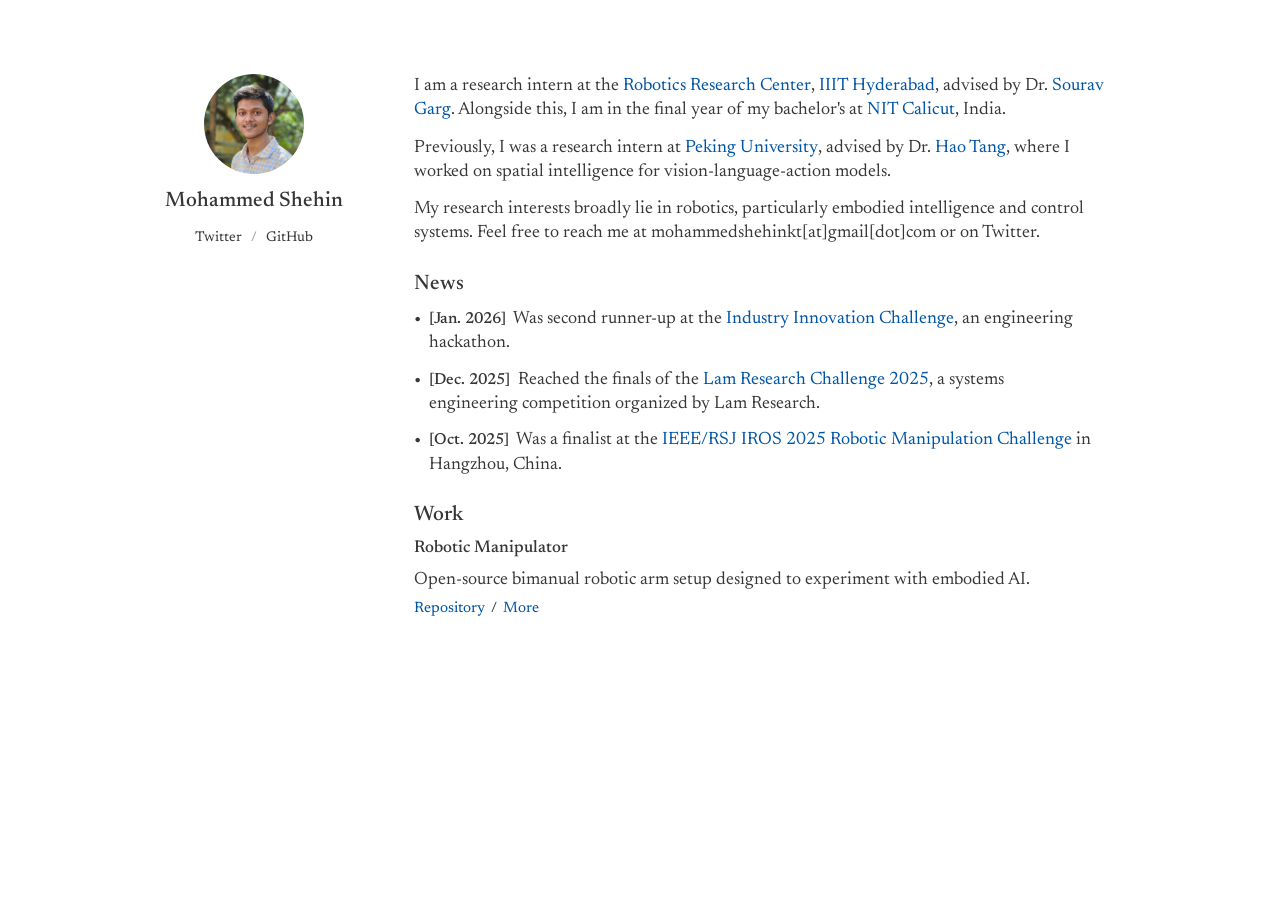
<file: index.html>
<!DOCTYPE html>
<html lang="en">

<head>
  <meta charset="utf-8">
  <meta name="viewport" content="width=device-width, initial-scale=1.0">
  <meta name="description" content="I am a research intern at the Robotics Research Center, IIIT Hyderabad. I am also a final-year undergraduate student at NIT Calicut, India.">
  <link rel="canonical" href="https://sheh.in/">
  <meta property="og:locale" content="en_GB">
  <meta property="og:image" content="https://sheh.in/assets/og.png">
  <meta name="twitter:card" content="summary_large_image">
  <meta name="twitter:creator" content="@shehiin">
  <meta name="twitter:image" content="https://sheh.in/assets/og.png">

  <meta property="og:type" content="website">
  <meta property="og:title" content="Mohammed Shehin">
  <meta property="og:description" content="I am a research intern at the Robotics Research Center, IIIT Hyderabad. I am also a final-year undergraduate student at NIT Calicut, India.">
  <meta name="twitter:description" content="I am a research intern at the Robotics Research Center, IIIT Hyderabad. I am also a final-year undergraduate student at NIT Calicut, India.">
  <meta property="og:url" content="https://sheh.in/">
  <meta property="og:site_name" content="Mohammed Shehin">
  <title>Mohammed Shehin</title>
  <link rel="icon" href="assets/favicon.ico" sizes="32x32">
  <link rel="icon" type="image/png" sizes="512x512" href="assets/icon.png">
  <link rel="apple-touch-icon" href="assets/apple.png">
  <link href="https://fonts.googleapis.com/css2?family=Newsreader:ital,opsz,wght@0,6..72,200..800;1,6..72,200..800&display=swap" rel="stylesheet">
  <link rel="stylesheet" href="assets/css/style.css?v=56">
  <script async src="https://www.googletagmanager.com/gtag/js?id=G-MJPP4PF77R"></script>
  <script>
    window.dataLayer = window.dataLayer || [];
    function gtag() { dataLayer.push(arguments); }
    gtag('js', new Date());

    gtag('config', 'G-MJPP4PF77R');
  </script>
</head>

<body>
  <main class="page">
    <header class="page-header profile-header">
      <div class="header-copy">
        <h1 class="name">Mohammed Shehin</h1>
        <div class="social-links">
          <a href="https://x.com/shehiin" target="_blank" rel="noopener">Twitter</a> <span class="sep">/</span> <a
            href="https://github.com/shehiin" target="_blank" rel="noopener">GitHub</a>
        </div>
      </div>
      <div class="avatar">
        <img src="assets/profile.jpg" alt="Mohammed Shehin" class="avatar-image" />
      </div>
    </header>
    <div class="divider"></div>

    <section class="section">
      <p>
        I am a research intern at the <a href="https://robotics.iiit.ac.in/" target="_blank" rel="noopener">Robotics Research Center</a>,
        <a href="https://www.iiit.ac.in/" target="_blank" rel="noopener">IIIT Hyderabad</a>, advised by Dr. <a href="https://oravus.github.io/" target="_blank" rel="noopener">Sourav Garg</a>.
        Alongside this, I am in the final year of my bachelor's at <a href="https://nitc.ac.in/" target="_blank" rel="noopener">NIT Calicut</a>, India.
      </p>
      <p>
        Previously, I was a research intern at <a href="https://english.pku.edu.cn/" target="_blank" rel="noopener">Peking University</a>, advised by
        Dr. <a href="https://ha0tang.github.io/" target="_blank" rel="noopener">Hao Tang</a>, where I worked on spatial intelligence for
        vision-language-action models.
      </p>
      <p>
        My research interests broadly lie in robotics, particularly embodied intelligence and control systems.
        Feel free to reach me at mohammedshehinkt[at]gmail[dot]com or on Twitter.
      </p>
    </section>

    <section class="section">
      <div class="section-heading">News</div>
      <div class="news-scroll">
        <ul class="entry-list news-list">
          <li>
            <span class="entry-date">[Jan. 2026]</span> Was second runner-up at the <a
              href="https://drive.google.com/file/d/1nWUFn4FnmYwbfTJ-V62nnxpD-v4tWrW6/view?usp=sharing" target="_blank"
              rel="noopener">Industry Innovation Challenge</a>, an
            engineering hackathon.
          </li>

          <li>
            <span class="entry-date">[Dec. 2025]</span> Reached the finals of the <a
              href="https://drive.google.com/file/d/18kcd1cKcsZ61Ihc0YMR1epoAnLwrAcsH/view?usp=sharing" target="_blank"
              rel="noopener">Lam Research Challenge 2025</a>, a systems engineering
            competition
            organized by Lam Research.
          </li>

          <li>
            <span class="entry-date">[Oct. 2025]</span> Was a finalist at the <a
              href="https://drive.google.com/file/d/1tKNPwSR4lBrQyhke2veL0oNWZs98PBdv/view?usp=sharing" target="_blank"
              rel="noopener">IEEE/RSJ IROS 2025 Robotic Manipulation Challenge</a> in Hangzhou, China.
          </li>
        </ul>
      </div>
    </section>

    <section class="section">
      <div class="section-heading">Work</div>

      <ul class="entry-list">
        <li>
          <div class="entry-title">
            <a href="work/manipulator.html">Robotic Manipulator</a>
          </div>
          <div class="entry-meta">Open-source bimanual robotic arm setup designed to experiment with embodied AI.
          </div>
          <div class="inline-links">
            <a href="https://github.com/shehiin/manipulator" target="_blank" rel="noopener">Repository</a> / <a
              href="work/manipulator.html">More</a>
          </div>
        </li>
      </ul>
    </section>
  </main>
</body>

</html>
</file>
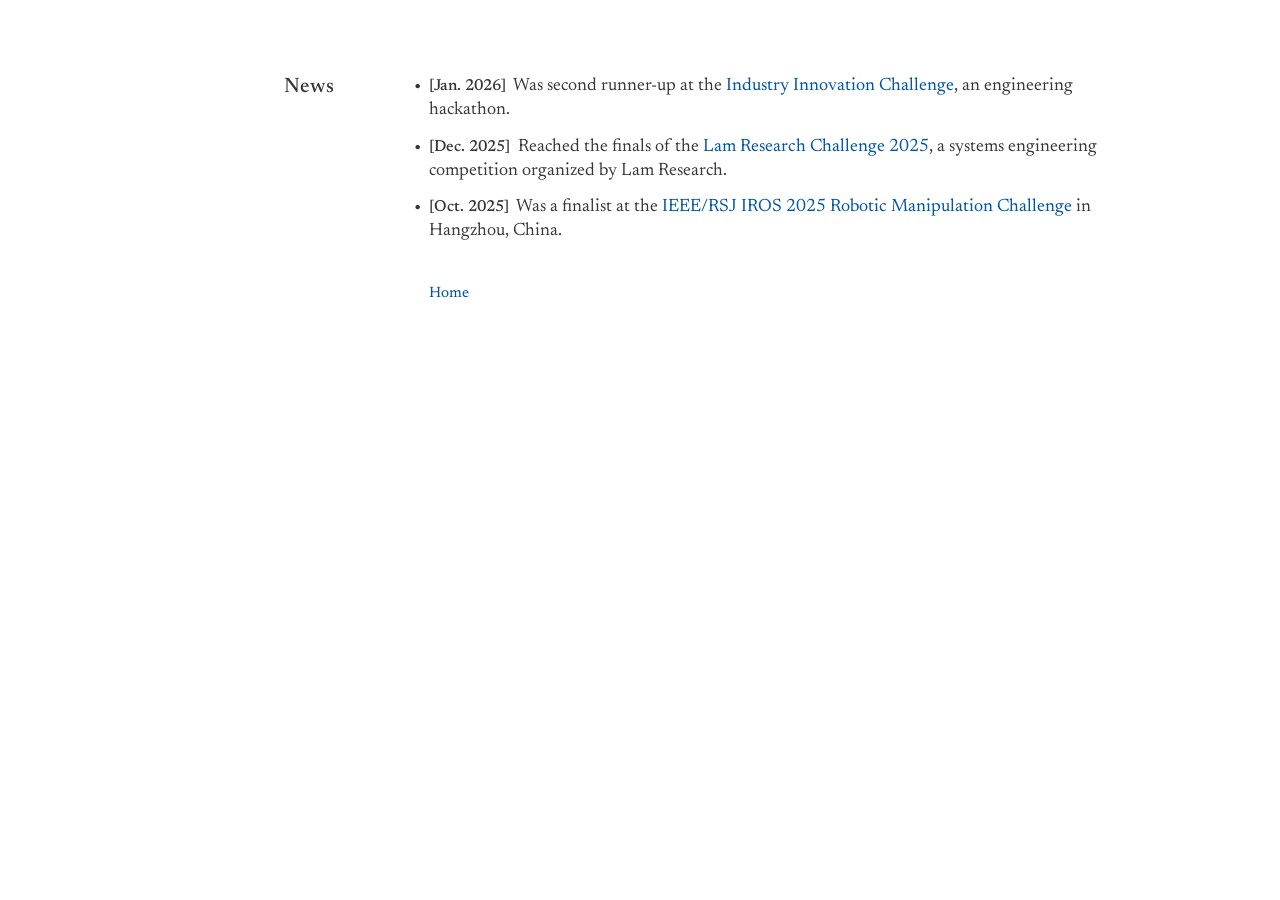
<file: news.html>
<!DOCTYPE html>
<html lang="en">

<head>
    <meta charset="utf-8">
    <meta name="viewport" content="width=device-width, initial-scale=1.0">
    <meta name="description" content="News and updates from Mohammed Shehin.">
    <link rel="canonical" href="https://sheh.in/news.html">
    <meta property="og:locale" content="en_GB">
    <meta property="og:image" content="https://sheh.in/assets/og.png">
    <meta name="twitter:card" content="summary_large_image">
    <meta name="twitter:creator" content="@shehiin">
    <meta name="twitter:image" content="https://sheh.in/assets/og.png">

    <meta property="og:type" content="website">
    <meta property="og:title" content="News - Mohammed Shehin">
    <meta property="og:description" content="News and updates from Mohammed Shehin.">
    <meta name="twitter:description" content="News and updates from Mohammed Shehin.">
    <meta property="og:url" content="https://sheh.in/news.html">
    <meta property="og:site_name" content="Mohammed Shehin">
    <title>News - Mohammed Shehin</title>
    <link rel="icon" href="assets/favicon.ico" sizes="32x32">
    <link rel="icon" type="image/png" sizes="512x512" href="assets/icon.png">
    <link rel="apple-touch-icon" href="assets/apple.png">
    <link href="https://fonts.googleapis.com/css2?family=Newsreader:ital,opsz,wght@0,6..72,200..800;1,6..72,200..800&display=swap" rel="stylesheet">
    <link rel="stylesheet" href="assets/css/style.css?v=56">
    <script async src="https://www.googletagmanager.com/gtag/js?id=G-MJPP4PF77R"></script>
    <script>
        window.dataLayer = window.dataLayer || [];
        function gtag() { dataLayer.push(arguments); }
        gtag('js', new Date());

        gtag('config', 'G-MJPP4PF77R');
    </script>

</head>

<body>
    <main class="page">
        <header class="writing-header">
            <h1 class="name">News</h1>
        </header>

        <section class="section">
            <ul class="entry-list news-list">
                <li>
                    <span class="entry-date">[Jan. 2026]</span> Was second runner-up at the <a
                        href="https://drive.google.com/file/d/1nWUFn4FnmYwbfTJ-V62nnxpD-v4tWrW6/view?usp=sharing"
                        target="_blank" rel="noopener">Industry Innovation Challenge</a>, an
                    engineering hackathon.
                </li>

                <li>
                    <span class="entry-date">[Dec. 2025]</span> Reached the finals of the <a
                        href="https://drive.google.com/file/d/18kcd1cKcsZ61Ihc0YMR1epoAnLwrAcsH/view?usp=sharing"
                        target="_blank" rel="noopener">Lam Research Challenge 2025</a>, a systems engineering
                    competition
                    organized by Lam Research.
                </li>

                <li>
                    <span class="entry-date">[Oct. 2025]</span> Was a finalist at the <a
                        href="https://drive.google.com/file/d/1tKNPwSR4lBrQyhke2veL0oNWZs98PBdv/view?usp=sharing"
                        target="_blank" rel="noopener">IEEE/RSJ IROS 2025 Robotic Manipulation Challenge</a> in
                    Hangzhou, China.
                </li>
            </ul>
        </section>

        <div class="divider"></div>

        <footer class="page-footer">
            <a href="index.html" class="back-link">Home</a>
        </footer>
    </main>
</body>

</html>
</file>
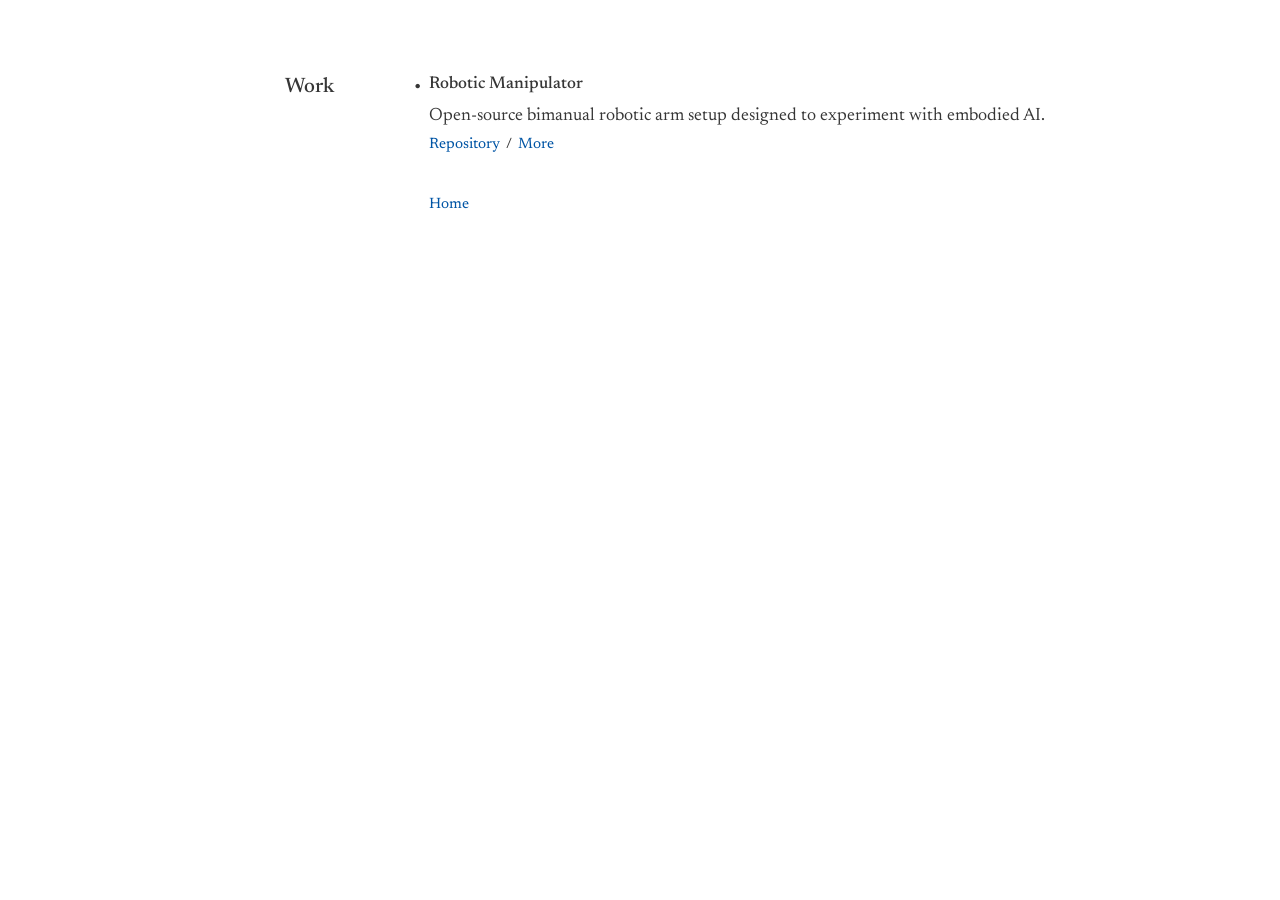
<file: work.html>
<!DOCTYPE html>
<html lang="en">

<head>
    <meta charset="utf-8">
    <meta name="viewport" content="width=device-width, initial-scale=1.0">
    <meta name="description" content="Projects and work by Mohammed Shehin.">
    <link rel="canonical" href="https://sheh.in/work.html">
    <meta property="og:locale" content="en_GB">
    <meta property="og:image" content="https://sheh.in/assets/og.png">
    <meta name="twitter:card" content="summary_large_image">
    <meta name="twitter:creator" content="@shehiin">
    <meta name="twitter:image" content="https://sheh.in/assets/og.png">

    <meta property="og:type" content="website">
    <meta property="og:title" content="Work - Mohammed Shehin">
    <meta property="og:description" content="Projects and work by Mohammed Shehin.">
    <meta name="twitter:description" content="Projects and work by Mohammed Shehin.">
    <meta property="og:url" content="https://sheh.in/work.html">
    <meta property="og:site_name" content="Mohammed Shehin">
    <title>Work - Mohammed Shehin</title>
    <link rel="icon" href="assets/favicon.ico" sizes="32x32">
    <link rel="icon" type="image/png" sizes="512x512" href="assets/icon.png">
    <link rel="apple-touch-icon" href="assets/apple.png">
    <link href="https://fonts.googleapis.com/css2?family=Newsreader:ital,opsz,wght@0,6..72,200..800;1,6..72,200..800&display=swap" rel="stylesheet">
    <link rel="stylesheet" href="assets/css/style.css?v=56">
    <script async src="https://www.googletagmanager.com/gtag/js?id=G-MJPP4PF77R"></script>
    <script>
        window.dataLayer = window.dataLayer || [];
        function gtag() { dataLayer.push(arguments); }
        gtag('js', new Date());

        gtag('config', 'G-MJPP4PF77R');
    </script>

</head>

<body>
    <main class="page">
        <header class="writing-header">
            <h1 class="name">Work</h1>
        </header>

        <section class="section">
            <ul class="entry-list">
                <li>
                    <div class="entry-title">
                        <a href="work/manipulator.html">Robotic Manipulator</a>
                    </div>
                    <div class="entry-meta">Open-source bimanual robotic arm setup designed to experiment with
                        embodied AI.
                    </div>
                    <div class="inline-links">
                        <a href="https://github.com/shehiin/manipulator" target="_blank" rel="noopener">Repository</a>
                        / <a href="work/manipulator.html">More</a>
                    </div>
                </li>
            </ul>
        </section>

        <div class="divider"></div>

        <footer class="page-footer">
            <a href="index.html" class="back-link">Home</a>
        </footer>
    </main>
</body>

</html>
</file>
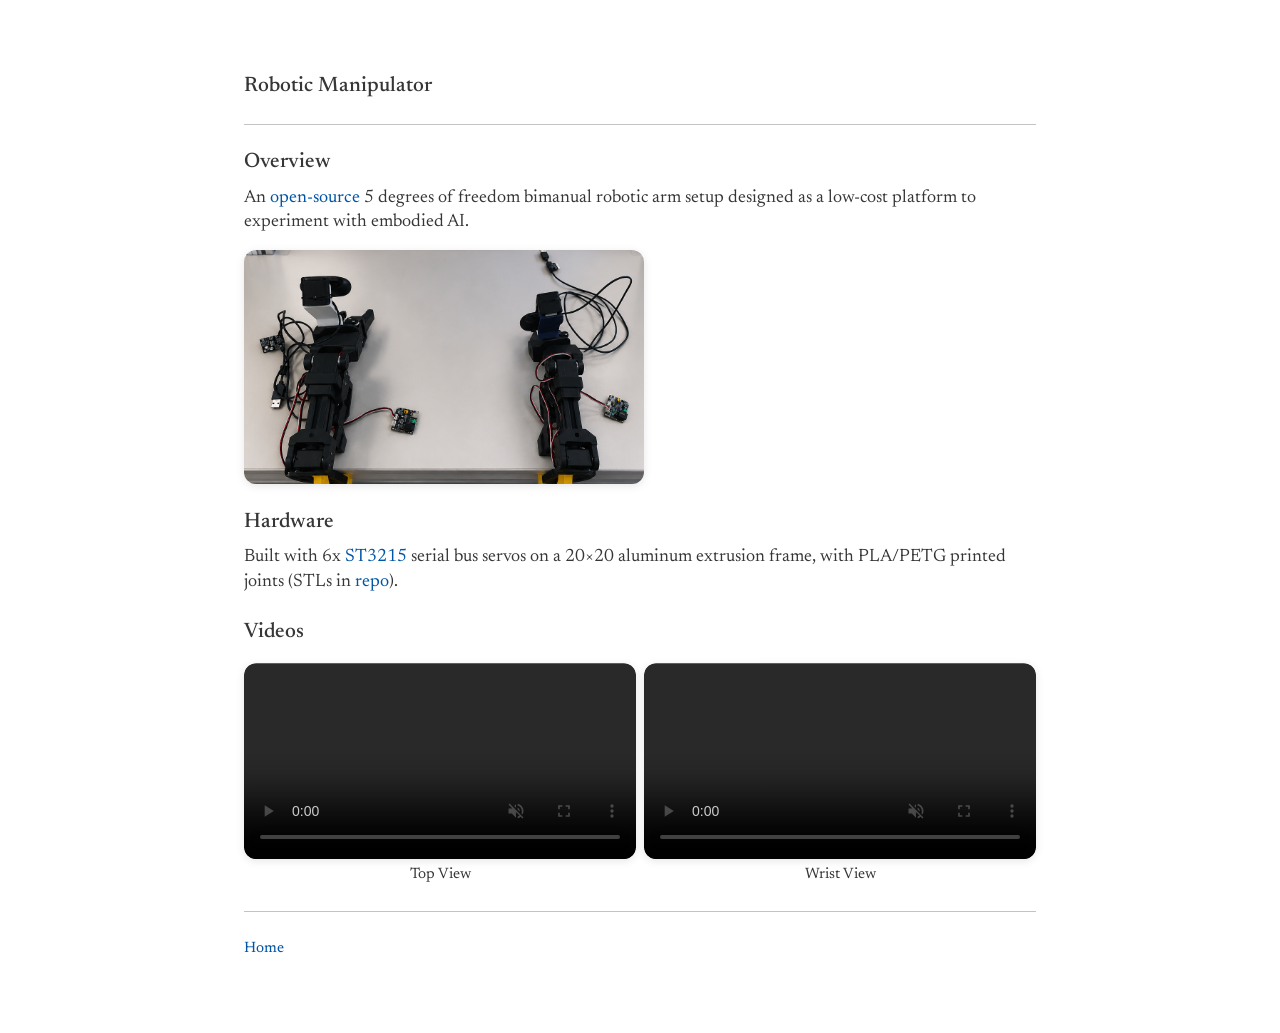
<file: work/manipulator.html>
<!DOCTYPE html>
<html lang="en">

<head>
    <meta charset="utf-8">
    <meta name="viewport" content="width=device-width, initial-scale=1.0">
    <meta name="description" content="Open-source bimanual robotic arm setup for embodied AI research.">
    <link rel="canonical" href="https://sheh.in/work/manipulator.html">
    <meta property="og:locale" content="en_GB">
    <meta property="og:image" content="https://sheh.in/assets/og.png">
    <meta name="twitter:card" content="summary_large_image">
    <meta name="twitter:creator" content="@shehiin">
    <meta name="twitter:image" content="https://sheh.in/assets/og.png">

    <meta property="og:type" content="article">
    <meta property="og:title" content="Robotic Manipulator - Mohammed Shehin">
    <meta property="og:description" content="Open-source bimanual robotic arm setup for embodied AI research.">
    <meta name="twitter:description" content="Open-source bimanual robotic arm setup for embodied AI research.">
    <meta property="og:url" content="https://sheh.in/work/manipulator.html">
    <meta property="og:site_name" content="Mohammed Shehin">
    <title>Manipulator</title>
    <link rel="icon" href="../assets/favicon.ico" sizes="32x32">
    <link rel="icon" type="image/png" sizes="512x512" href="../assets/icon.png">
    <link rel="apple-touch-icon" href="../assets/apple.png">
    <link href="https://fonts.googleapis.com/css2?family=Newsreader:ital,opsz,wght@0,6..72,200..800;1,6..72,200..800&display=swap" rel="stylesheet">
    <link rel="stylesheet" href="../assets/css/style.css?v=56">
    <script async src="https://www.googletagmanager.com/gtag/js?id=G-MJPP4PF77R"></script>
    <script>
        window.dataLayer = window.dataLayer || [];
        function gtag() { dataLayer.push(arguments); }
        gtag('js', new Date());

        gtag('config', 'G-MJPP4PF77R');
    </script>

</head>

<body>
    <main class="page">
        <header class="project-header">
            <h1 class="name">Robotic Manipulator</h1>
        </header>

        <div class="divider"></div>

        <section class="section">
            <div class="section-heading">Overview</div>
            <p>
                An <a href="https://github.com/shehiin/manipulator" target="_blank" rel="noopener">open-source</a> 5
                degrees of freedom bimanual robotic arm setup designed as a low-cost platform to
                experiment with embodied AI.
            </p>
            <img src="../assets/armsetup.png" alt="Robotic arm setup" class="media media-image" />
        </section>

        <section class="section">
            <div class="section-heading">Hardware</div>
            <p>
                Built with 6x <a href="https://www.waveshare.com/st3215-servo.htm" target="_blank"
                    rel="noopener">ST3215</a> serial bus servos on a 20×20 aluminum extrusion frame, with PLA/PETG
                printed joints (STLs in <a href="https://github.com/shehiin/manipulator" target="_blank"
                    rel="noopener">repo</a>).
            </p>
        </section>

        <section class="section">
            <div class="section-heading">Videos</div>
            <div class="synced-player">
                <div class="media-grid">
                    <div class="media-item">
                        <div class="media-frame">
                            <video class="media-video" controls autoplay loop muted playsinline>
                                <source src="../assets/topview.mp4" type="video/mp4">
                            </video>
                        </div>
                        <div class="media-caption">Top View</div>
                    </div>
                    <div class="media-item">
                        <div class="media-frame">
                            <video class="media-video" controls autoplay loop muted playsinline>
                                <source src="../assets/wristview.mp4" type="video/mp4">
                            </video>
                        </div>
                        <div class="media-caption">Wrist View</div>
                    </div>
                </div>
            </div>
        </section>

        <div class="divider"></div>

        <footer class="page-footer">
            <a href="../index.html" class="back-link">Home</a>
        </footer>
    </main>
</body>

</html>
</file>
<file: assets/css/style.css>
:root {
    --bg: #ffffff;
    --text: #363636;
    --text-hover: #000000;
    --accent: #0055a5;
    --accent-hover: #16a34a;
    --space-2xs: 4px;
    --space-xs: 6px;
    --space-sm: 8px;
    --space-md: 12px;
    --space-lg: 16px;
    --space-xl: 24px;
}

body {
    background-color: var(--bg);
    color: var(--text);
    display: flex;
    flex-direction: column;
    align-items: center;
    font-family: "Newsreader", Georgia, "Noto Serif", serif;
    font-size: 18px;
    font-weight: 400;
    line-height: 1.35;
    -webkit-text-size-adjust: 100%;
    text-size-adjust: 100%;
    margin: 0;
    padding: 50px 0 20px 0;
}

::selection {
    background: var(--accent-hover);
    color: #ffffff;
}

p {
    margin-top: 0;
    margin-bottom: 13px;
}

/* Page */
.page {
    width: 90%;
    max-width: 980px;
    padding: var(--space-xl);
    margin: 0 auto;
    box-sizing: border-box;
}

.page a {
    color: var(--accent);
    text-decoration: none;
    font-weight: 420;
    transition: color 0.2s ease;
}

.page a:hover {
    color: var(--accent-hover);
}

.divider {
    height: 1px;
    background-color: #3a3a3a;
    margin: 0 0 var(--space-xl) 0;
    opacity: 0.3;
}

/* Profile header */
.page-header {
    display: flex;
    flex-direction: column;
    align-items: center;
    gap: 14px;
}

.header-copy {
    display: flex;
    flex-direction: column;
    align-items: center;
    text-align: center;
    gap: 10px;
}

.name {
    font-size: 21px;
    font-weight: 520;
    margin: 0;
    line-height: 1.3;
    white-space: nowrap;
}

.social-links {
    margin-top: 4px;
    font-size: 14px;
}

.social-links .sep {
    margin: 0 6px;
    opacity: 0.5;
}

.social-links a {
    color: var(--text);
    font-weight: 400;
}

.social-links a:hover {
    color: var(--text-hover);
    text-decoration: underline;
}

.avatar {
    width: 100px;
    height: 100px;
    overflow: hidden;
    border-radius: 50%;
    flex-shrink: 0;
}

.avatar-image {
    width: 100%;
    height: 100%;
    object-fit: cover;
    display: block;
}

/* Desktop: sidebar header, content in the right column */
@media (min-width: 901px) {
    .page:has(.profile-header),
    .page:has(.writing-header) {
        display: grid;
        grid-template-columns: 160px 1fr;
        column-gap: 80px;
    }

    .page:has(.profile-header) .page-header,
    .page:has(.writing-header) .writing-header {
        grid-column: 1;
        align-self: start;
        position: sticky;
        top: 30px;
    }

    .page:has(.writing-header) .writing-header {
        align-items: flex-end;
        text-align: right;
    }

    .page:has(.profile-header)>*:not(.page-header),
    .page:has(.writing-header)>*:not(.writing-header) {
        grid-column: 2;
    }

    .page:has(.profile-header) .avatar {
        order: -1;
    }

    .page:has(.profile-header) .divider,
    .page:has(.writing-header) .divider {
        display: none;
    }
}

/* Listing-page header (news.html, work.html) */
.writing-header {
    display: flex;
    flex-direction: column;
    align-items: flex-start;
    gap: var(--space-sm);
    margin-bottom: var(--space-xl);
}

.writing-header .name {
    white-space: normal;
}

/* Sections */
.section {
    margin-bottom: 25px;
}

.section:last-child {
    margin-bottom: 0;
}

.section>*:last-child {
    margin-bottom: 0 !important;
}

.section-heading {
    font-size: 21px;
    font-weight: 520;
    display: flex;
    align-items: center;
    margin-top: 0;
    margin-bottom: var(--space-sm);
}

.section-heading+* {
    margin-top: 0 !important;
}

/* Lists */
.news-scroll {
    max-height: 400px;
    overflow-y: auto;
    padding-right: var(--space-md);
}

.entry-list {
    margin: 0;
    padding-left: 0;
    list-style: none;
}

.entry-list li {
    margin-bottom: 18px;
    position: relative;
}

.news-list li,
.page:has(.writing-header) .entry-list li {
    margin-bottom: var(--space-md);
    padding-left: 15px;
}

.news-list li::before,
.page:has(.writing-header) .entry-list li::before {
    content: "•";
    position: absolute;
    left: 0;
    top: 0;
    line-height: inherit;
}

.entry-list li:last-child,
.news-list li:last-child {
    margin-bottom: 0;
}

.entry-date {
    font-size: 16px;
    font-weight: 520;
    margin-right: var(--space-2xs);
}

.entry-title {
    font-weight: 520;
    font-size: 17px;
    margin: 0;
    line-height: 1.35;
}

.entry-title a {
    color: var(--text);
    font-weight: inherit;
}

.entry-title a:hover {
    color: var(--text-hover);
    text-decoration: underline;
}

.entry-meta {
    margin: 0;
    line-height: 1.45;
}

.inline-links {
    margin: 0;
    font-size: 15px;
    display: flex;
    gap: 6px;
    flex-wrap: wrap;
}

.entry-title+.entry-meta,
.entry-meta+.entry-meta,
.entry-title+.inline-links,
.entry-meta+.inline-links {
    margin-top: var(--space-xs) !important;
}

/* Project page (work/manipulator.html) */
.page:has(.project-header) {
    max-width: 840px;
}

.project-header {
    display: flex;
    flex-direction: column;
    align-items: flex-start;
    gap: var(--space-xs);
    margin-bottom: var(--space-xl);
}

.project-header .name {
    white-space: normal;
    line-height: 1.25;
}

/* Footer */
.page-footer {
    padding-bottom: var(--space-xl);
}

.back-link {
    display: inline-block;
    font-size: 15px;
    margin-bottom: var(--space-xs);
}

.page:has(.writing-header) .page-footer .back-link {
    margin-left: 15px;
}

/* Media */
.media {
    max-width: 100%;
    height: auto;
    display: block;
    border-radius: 12px;
    box-shadow: 0 2px 8px rgba(0, 0, 0, 0.1);
}

/* Rounded via clip-path: on phones the playing video is a hardware layer that ignores border-radius */
.media-frame {
    border-radius: 12px;
    box-shadow: 0 2px 8px rgba(0, 0, 0, 0.1);
}

.media-video {
    display: block;
    width: 100%;
    border-radius: 12px;
    clip-path: inset(0 round 12px);
    filter: brightness(0.8);
}

.media-image {
    width: 65%;
    max-width: 400px;
    margin: var(--space-lg) 0 0 0;
}

.media-grid {
    display: flex;
    gap: var(--space-xl);
    margin: var(--space-lg) 0 0 0;
    flex-wrap: wrap;
}

.synced-player .media-grid {
    margin-bottom: 0;
    gap: var(--space-sm);
}

.media-item {
    flex: 1 1 calc(50% - var(--space-md));
    min-width: 280px;
}

.media-caption {
    font-size: 15px;
    margin-top: var(--space-xs);
    margin-bottom: 0;
    width: 100%;
}

.media-item .media-caption {
    text-align: center;
}

/* Mobile */
@media (max-width: 900px) {
    body {
        /* room above phone browser bars / home indicator */
        padding: 40px 0 calc(28px + env(safe-area-inset-bottom)) 0;
        font-size: 16px;
        line-height: 1.45;
    }

    /* Scale everything down except .avatar */
    p {
        margin-bottom: 11px;
    }

    .social-links {
        font-size: 13px;
    }

    .section {
        margin-bottom: 20px;
    }

    .name,
    .section-heading {
        font-size: 18px;
    }

    .section-heading {
        margin-bottom: var(--space-xs);
    }

    .entry-date {
        font-size: 14px;
    }

    .entry-title {
        font-size: 15px;
    }

    .entry-list li {
        margin-bottom: 14px;
    }

    .news-list li,
    .page:has(.writing-header) .entry-list li {
        margin-bottom: 11px;
    }

    .inline-links,
    .back-link {
        font-size: 13px;
    }

    .media-caption {
        font-size: 13px;
    }

    .news-scroll {
        max-height: 340px;
    }

    .page {
        width: 100%;
        padding: 12px 22px;
    }

    .profile-header {
        flex-direction: column-reverse;
        margin-bottom: var(--space-xl);
    }

    .avatar {
        width: 80px;
        height: 80px;
    }

    .news-scroll {
        padding-right: 0;
    }

    .media-grid {
        flex-direction: column;
        gap: var(--space-lg);
    }

    .media-item {
        width: 100%;
        min-width: unset;
    }

    .media-frame,
    .media-image {
        width: 100%;
        max-width: 100%;
        margin: var(--space-md) 0 0 0;
    }

    .media-caption {
        width: 100%;
        max-width: 100%;
        text-align: center;
    }
}
</file>
